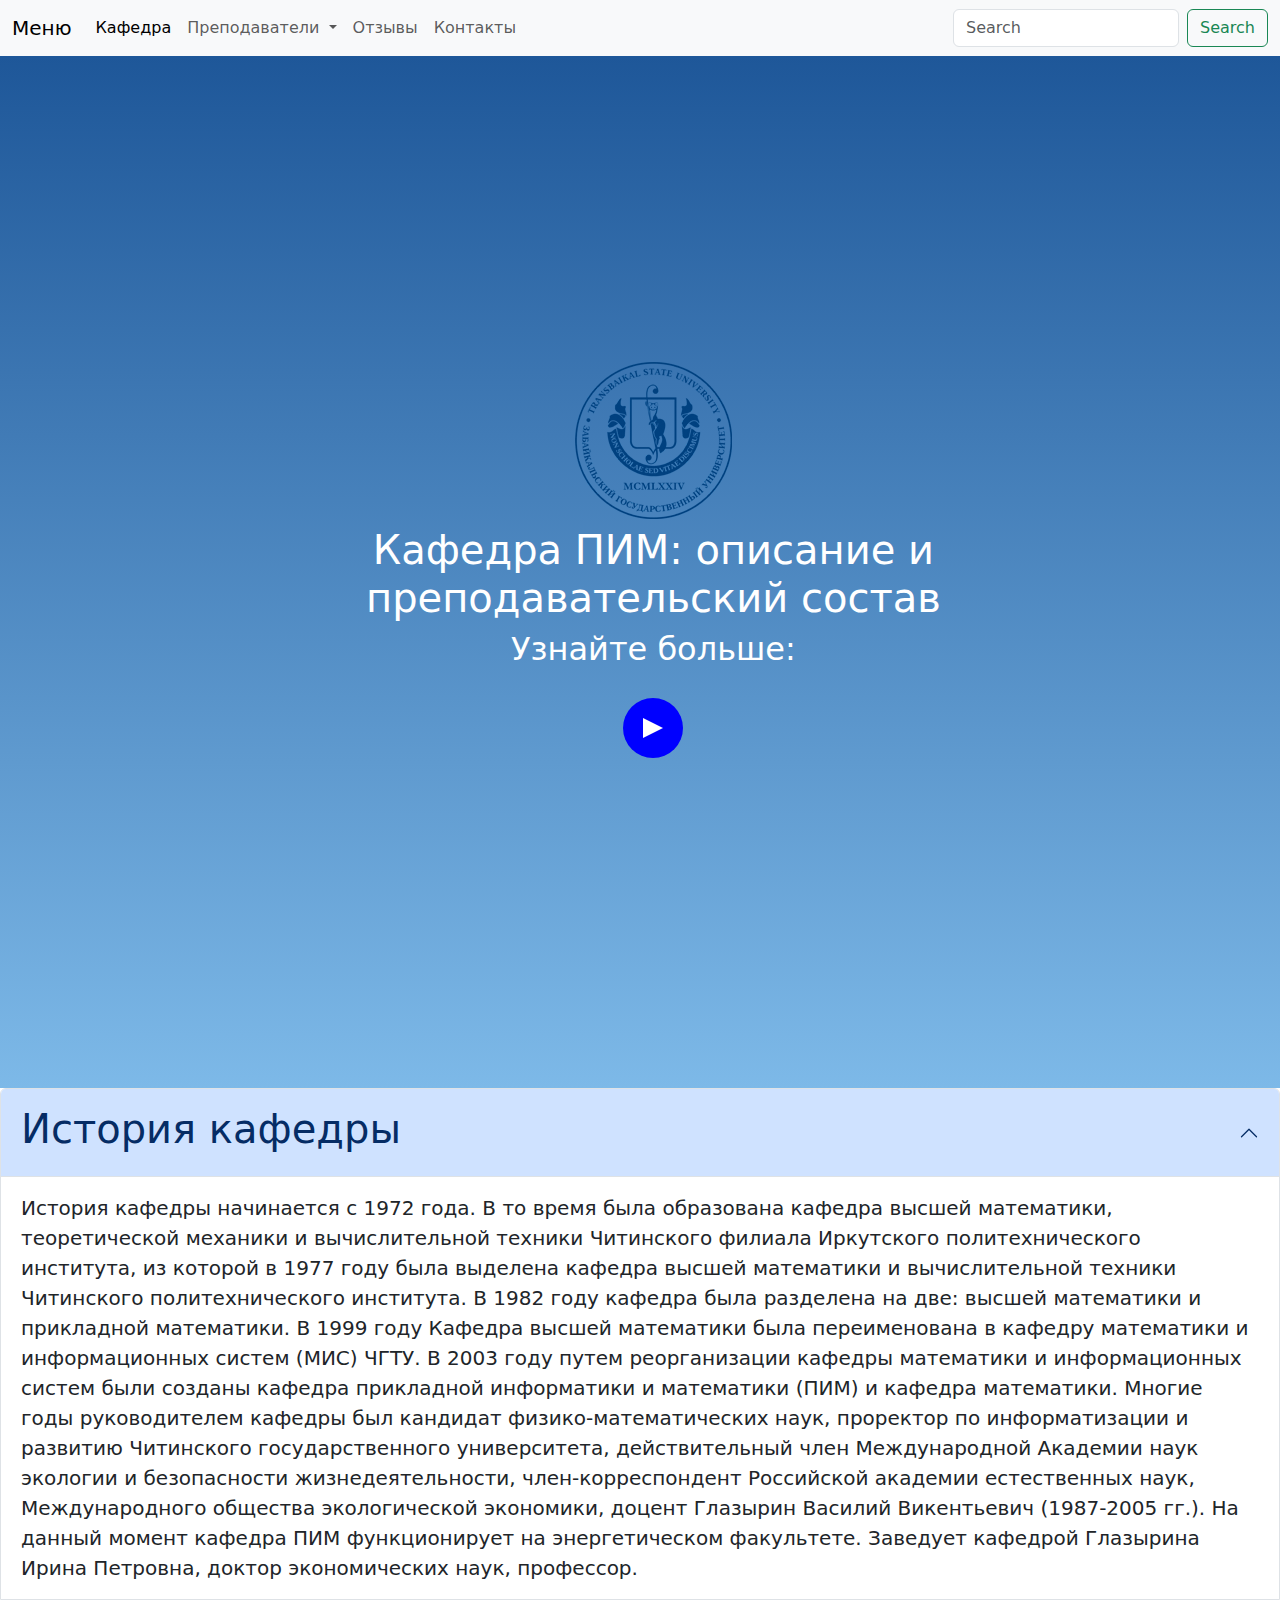
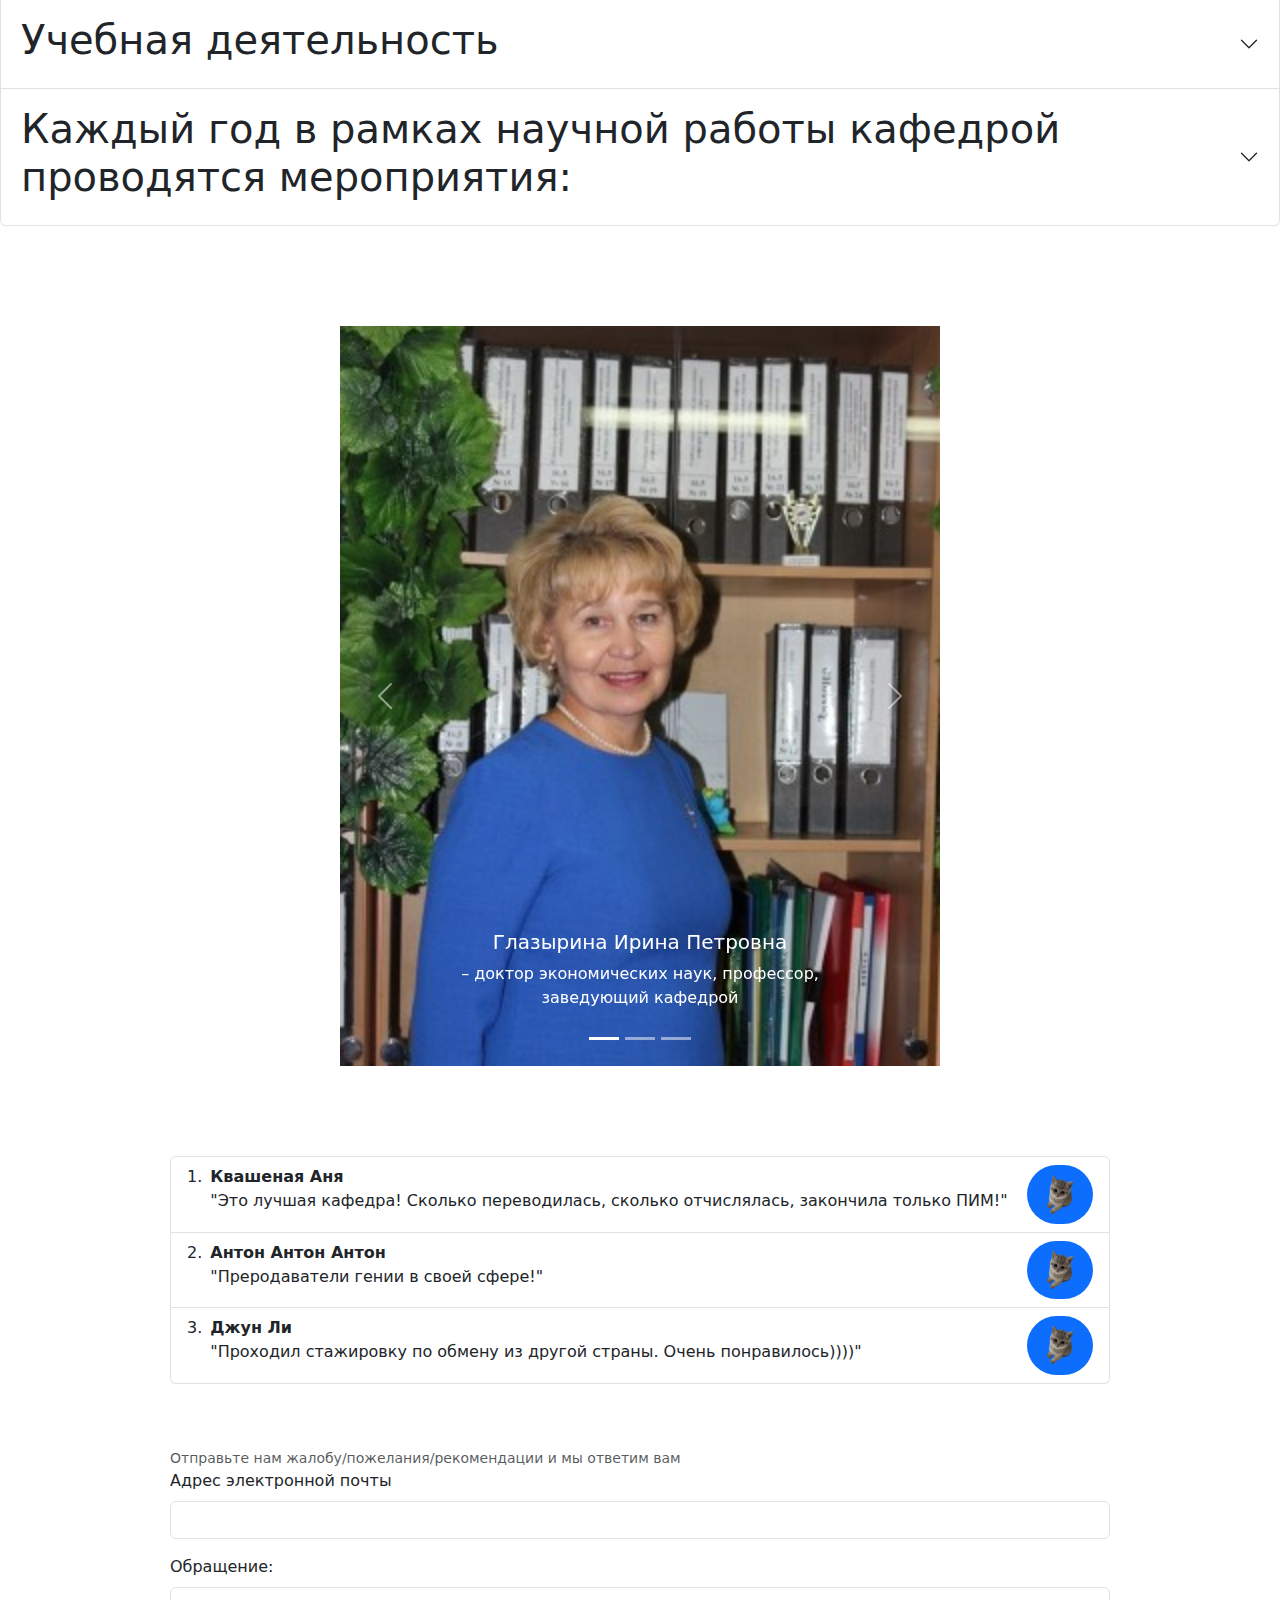
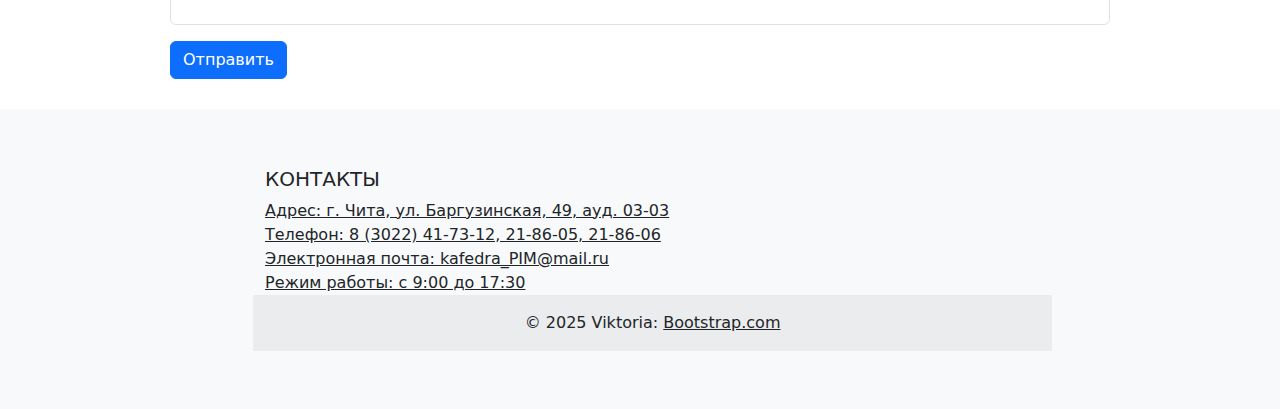
<file: index.html>
<!doctype html>
<html lang="en">
  <head>
    <meta charset="utf-8">
    <meta name="viewport" content="width=device-width, initial-scale=1">
    <title>PIM</title>
    <link href="css/bootstrap.min.css" rel="stylesheet" >
    <link rel="shortcut icon" href="css/emblem.png" type="image/x-icon">
    <link rel="stylesheet" href="css/styl.css">
  </head>
  <body>
    <nav class="navbar navbar-expand-lg bg-body-tertiary">
      <div class="container-fluid">
        <a class="navbar-brand" href="#">Меню</a>
        <button class="navbar-toggler" type="button" data-bs-toggle="collapse" data-bs-target="#navbarSupportedContent" aria-controls="navbarSupportedContent" aria-expanded="false" aria-label="Toggle navigation">
          <span class="navbar-toggler-icon"></span>
        </button>
        <div class="collapse navbar-collapse" id="navbarSupportedContent">
          <ul class="navbar-nav me-auto mb-2 mb-lg-0">
            <li class="nav-item">
              <a class="nav-link active" aria-current="page" href="#Кафедра">Кафедра</a>
            </li>
            <li class="nav-item dropdown">
              <a class="nav-link dropdown-toggle" href="#" role="button" data-bs-toggle="dropdown" aria-expanded="false">
                Преподаватели
              </a>
              <ul class="dropdown-menu">
                <li><a class="dropdown-item" href="#Глазырина">Глазырина</a></li>
                <li><hr class="dropdown-divider"></li>
                <li><a class="dropdown-item" href="#Яковлева">Яковлева</a></li>
                <li><a class="dropdown-item" href="#Абдеева">Абдеева</a></li>
              </ul>
            </li>
            <li class="nav-item">
              <a class="nav-link" href="#otzivi">Отзывы</a>
            </li>
            
            <li class="nav-item">
              <a class="nav-link " aria-disabled="true" href="#Контакты">Контакты</a>
            </li>
          </ul>
          <form class="d-flex" role="search">
            <input class="form-control me-2" type="search" placeholder="Search" aria-label="Search">
            <button class="btn btn-outline-success" type="submit">Search</button>
          </form>
        </div>
      </div>
    </nav>
    <header>
        <div class="container text-center">
            <div class="row">
              <div class="col">
                <img src="css/emblem.png" alt="">
                <h1 class="text-center text-white">Кафедра ПИМ: описание и преподавательский состав</h1>
                <h2 class="text-center text-white">Узнайте больше:</h2>
                <div class="play" data-bs-toggle="modal" data-bs-target="#exampleModal">
                    <div class="triangle"> </div>
                </div>
              </div>
            </div>
          </div>
    </header>
    <div class="modal fade" id="exampleModal" tabindex="-1" aria-labelledby="exampleModalLabel" aria-hidden="true">
        <div class="modal-dialog">
        <div class="modal-content">
            <div class="modal-header" >
            <h1 class="modal-title fs-5" id="exampleModalLabel">Кафедра</h1>
            <button type="button" class="btn-close" data-bs-dismiss="modal" aria-label="Close"></button>
            </div>
            <div class="modal-body">
                <iframe width="460" height="260" src="https://dzen.ru/embed/vOrWPjvlqzQE?from_block=partner&from=zen&mute=0&autoplay=0&tv=0" allow="autoplay; fullscreen; accelerometer; gyroscope; picture-in-picture; encrypted-media" data-testid="embed-iframe" frameborder="0" scrolling="no" allowfullscreen></iframe>
            </div>
        </div>
        </div>
    </div>
    <div class="about" id = 'Кафедра'>
      <div class="accordion" id="accordionExample">
        <div class="accordion-item">
          <h2 class="accordion-header ">
            <button class="accordion-button" type="button" data-bs-toggle="collapse" data-bs-target="#collapseOne" aria-expanded="true" aria-controls="collapseOne">
              <h1>История кафедры</h1>
            </button>
          </h2>
          <div id="collapseOne" class="accordion-collapse collapse show" data-bs-parent="#accordionExample">
            <div class="accordion-body font-size">История кафедры начинается с 1972 года. В то время была образована кафедра высшей математики, теоретической механики и вычислительной техники Читинского филиала Иркутского политехнического института, из которой в 1977 году была выделена кафедра высшей математики и вычислительной техники Читинского политехнического института.

              В 1982 году кафедра была разделена на две: высшей математики и прикладной математики.
              
              В 1999 году Кафедра высшей математики была переименована в кафедру математики и информационных систем (МИС) ЧГТУ.
              
              В 2003 году путем реорганизации кафедры математики и информационных систем были созданы кафедра прикладной информатики и математики (ПИМ) и кафедра математики.
              
              Многие годы руководителем кафедры был кандидат физико-математических наук, проректор по информатизации и развитию Читинского государственного университета, действительный член Международной Академии наук экологии и безопасности жизнедеятельности, член-корреспондент Российской академии естественных наук, Международного общества экологической экономики, доцент Глазырин Василий Викентьевич (1987-2005 гг.).
              
              На данный момент кафедра ПИМ функционирует на энергетическом факультете.
              
              Заведует кафедрой Глазырина Ирина Петровна, доктор экономических наук, профессор.
            </div>
          </div>
        </div>
        <div class="accordion-item">
          <h2 class="accordion-header">
            <button class="accordion-button collapsed" type="button" data-bs-toggle="collapse" data-bs-target="#collapseTwo" aria-expanded="false" aria-controls="collapseTwo">
              <h1>Учебная деятельность</h1>
            </button>
          </h2>
          <div id="collapseTwo" class="accordion-collapse collapse" data-bs-parent="#accordionExample">
            <div class="accordion-body font-size">Кафедра ПИМ осуществляет подготовку по направлению 09.03.03 «Прикладная информатика» (профиль – «Прикладная информатика в экономике») и по направлению 09.04.01 «Информатика и вычислительная техника» магистерская программа «Информационные системы в экономике и управлении».

              В 2016 и 2017 гг. образовательная программа 09.03.03 «Прикладная информатика» была признана лучшей образовательной программой инновационной России в рамках проекта «Лучшие программы инновационной России».
              
              С 2014 по 2017 годы осуществлялась подготовка по магистерской программе «Информационные системы в теплоэнергетике» (по направлению 13.04.01 Теплоэнергетика и теплотехника). В 2016 году набор по данной программе закрыт.
              
              В 2016 году утверждён учебный план и объявлен набор по магистерской программе «Информационные системы в экономике и управлении» (по направлению 09.04.01 Информатика и вычислительная техника).
              
              С 2017 года открыт прием на заочную форму обучения по программе бакалавриата.
              
              Также преподаватели кафедры ведут подготовку студентов экономического, управленческого и юридического направления по дисциплинам естественно-научного цикла (информатика, информационные технологии в профессиональной деятельности, математика, эконометрика, экономико-математические методы).
              
              Выпускники получают специальное образование в области информатики и занимаются созданием, внедрением, анализом и сопровождением предметно-ориентированных информационных систем в области экономики.
              
              Выпускники кафедры трудятся в государственных органах, финансовых и научных учреждениях, на предприятиях энергетического комплекса, железной дороге, телекоммуникационных компаниях и Интернет-агентствах в различных городах России и зарубежья.
              
              Качественная теоретическая и практическая подготовка позволяет выпускникам кафедры без препятствий трудоустроиться в учреждения и организации всех форм собственности в экономике, финансах, торговле, на транспорте, в банковской, страховой и других сферах.
            </div>
          </div>
        </div>
        <div class="accordion-item" >
          <h2 class="accordion-header" >
            <button class="accordion-button collapsed" type="button" data-bs-toggle="collapse" data-bs-target="#collapseThree" aria-expanded="false" aria-controls="collapseThree">
              <h1 >Каждый год в рамках научной работы кафедрой проводятся мероприятия:</h1>
            </button>
          </h2>
          <div id="collapseThree" class="accordion-collapse collapse" data-bs-parent="#accordionExample">
            <div class="accordion-body font-size">
              Преподаватели кафедры ведут научно-исследовательскую работу по следующим направлениям:

применение вычислительной техники, математического моделирования и математических методов в научных исследованиях;

теория и методы обучения (по отраслям знаний);

экономика и управление народным хозяйством.

Научно-исследовательская деятельность на кафедре преимущественно осуществляется по грантам из различных международных и российских источников, таких, как РФФИ, РГНФ, Министерство образования РФ.

На кафедре сформирована научная школа под руководством профессора И. П. Глазыриной по направлению 08.00.05 «Экономика и управление народным хозяйством». Школа признана научным сообществом РФ.

В последние годы и в настоящее время по этой специальности проходят защиты кандидатских диссертаций преподавателями, а также выпускниками кафедры. На текущий момент несколько преподавателей кафедры работают над кандидатскими диссертациями. Результаты исследований докладываются на всероссийских и международных конференциях, симпозиумах в различных городах нашей страны и за рубежом.

Тематика работ, выполняемых кафедрой, является актуальной и конкурентоспособной. Это подтверждается большим количеством публикаций в российских и зарубежных ведущих журналах, выступлениями на престижных международных и российских конференциях, выделением грантов на проведение работ по тематике кафедры, защищенными по ней кандидатскими диссертациями.

В 2013 году завершена работа по гранту РГНФ по проекту «Российско-китайское приграничное сотрудничество в сфере природопользования: оценка перспектив, рисков и эколого-экономической эффективности (научный руководитель – Глазырина И. П.), общий объем финансирования – 7 200 000 рублей.

В рамках государственного задания выполнен проект № 2598 по теме: «Государственное регулирование процессов природопользования приграничного региона: частно-государственное партнерство и кластерная политика 2014-2015».

Выполнен грант РГНФ «Стимулы и антистимулы для повышения эффективности использования лесных ресурсов в условиях приграничного региона 2012-2015» (научный руководитель – Глазырина И. П.).

Выполнена научно-исследовательская работа по гранту РФФИ «Проблемы освоения природно-ресурсного потенциала приграничных регионов Сибири и Дальнего Востока в контексте качества экономического роста 2014-2015» (научный руководитель – Клевакина Е. А.); по гранту РФФИ «Оценка влияния приграничного положения региона на социально-экономическую эффективность лесопользования» (научный руководитель – Яковлева К. А.).

В настоящее время выполняется НИР по теме «Эффективность инвестиций в восточных регионах России в условиях активизации трансграничных связей» (руководитель проекта – доктор экономических наук, профессор Глазырина И. П.), преподаватели кафедры являются соисполнителями исследования по теме гранта «Двухуровневые модели формирования инвестиционной и налоговой политики в ресурсном регионе» (руководитель проекта – доктор технических наук, профессор Лавлинский С. М.).

При кафедре организована деятельность студенческой мультимедийной лаборатории – научного объединения студентов, зарегистрированного в ЗабГУ (руководитель – Яковлева Л. Л.). В рамках деятельности лаборатории студенты направления «Прикладная информатика» принимают активное участие в разработке электронных мультимедийных продуктов учебного, учебно-методического, презентативного и рекламного характера, участвуют в конференциях и конкурсах.

Каждый год в рамках научной работы кафедрой проводятся мероприятия:

Олимпиада по математике для студентов, обучающихся по направлениям 09.03.03 «Прикладная информатика», 38.03.01 «Экономика», 38.03.04 «Государственное и муниципальное управление», 40.03.01 «Юриспруденция», 41.03.05 «Международные отношения», 38.03.02 «Социальная работа», 38.03.03 «Управление персоналом»;

Олимпиада по информатике для экономического, управленческого и юридического направлений;

Олимпиада по информационным технологиям;

Секции «Прикладная информатика» и «Математика в предметной области» в рамках ежегодной научно-практической конференции молодых исследователей «Молодежная научная весна ЗабГУ»;

Секция «Информационные технологии в экономике и управлении» ежегодной конференции «Кулагинские чтения».

Традиционно студенты направления «Прикладная информатика в экономике» принимают активное участие в международных, всероссийских и региональных конференциях, олимпиадах и конкурсах.
              <ul>  
                <li>Олимпиада по математике для студентов, обучающихся по направлениям 09.03.03 «Прикладная информатика», 38.03.01 «Экономика», 38.03.04 «Государственное и муниципальное управление», 40.03.01 «Юриспруденция», 41.03.05 «Международные отношения», 38.03.02 «Социальная работа», 38.03.03 «Управление персоналом»;</li>
                <li>Олимпиада по информатике для экономического, управленческого и юридического направлений;</li>
                <li>Олимпиада по информационным технологиям;</li>
                <li>Секции «Прикладная информатика» и «Математика в предметной области» в рамках ежегодной научно-практической конференции молодых исследователей «Молодежная научная весна ЗабГУ»;</li>
                <li>Секция «Информационные технологии в экономике и управлении» ежегодной конференции «Кулагинские чтения».</li>
              </ul>
            </div>
          </div>
        </div>
      </div>

    </div>
    <div class="prepod">
      <div id="carouselExampleCaptions" class="carousel slide">
        <div class="carousel-indicators">
          <button type="button" data-bs-target="#carouselExampleCaptions" data-bs-slide-to="0" class="active" aria-current="true" aria-label="Slide 1"></button>
          <button type="button" data-bs-target="#carouselExampleCaptions" data-bs-slide-to="1" aria-label="Slide 2"></button>
          <button type="button" data-bs-target="#carouselExampleCaptions" data-bs-slide-to="2" aria-label="Slide 3"></button>
        </div>
        <div class="carousel-inner">
          <div class="carousel-item active" id="Глазырина">
            <img src="css/Gla.jpg" class="d-block w-100" alt="...">
            <div class="carousel-caption d-none d-md-block">
              <h5 >Глазырина Ирина Петровна</h5>
              <p>– доктор экономических наук, профессор, заведующий кафедрой</p>
            </div>
          </div>
          <div class="carousel-item" id="Яковлева">
            <img src="css/Ikovleva.jpg" class="d-block w-100" alt="...">
            <div class="carousel-caption d-none d-md-block">
              <h5 >Яковлева Лидия Леонидовна</h5>
              <p> – доцент, заместитель заведующего кафедрой;</p>
            </div>
          </div>
          <div class="carousel-item" id="Абдеева">
            <img src="css/Abdeeva.jpg" class="d-block w-100" alt="...">
            <div class="carousel-caption d-none d-md-block">
              <h5 >Абдеева Наталья Анатольевна</h5>
              <p> – кандидат педагогических наук, доцент;</p>
            </div>
          </div>
        </div>
        <button class="carousel-control-prev" type="button" data-bs-target="#carouselExampleCaptions" data-bs-slide="prev">
          <span class="carousel-control-prev-icon" aria-hidden="true"></span>
          <span class="visually-hidden">Previous</span>
        </button>
        <button class="carousel-control-next" type="button" data-bs-target="#carouselExampleCaptions" data-bs-slide="next">
          <span class="carousel-control-next-icon" aria-hidden="true"></span>
          <span class="visually-hidden">Next</span>
        </button>
      </div>
    </div>
    <ol class="list-group list-group-numbered" id = 'otzivi'>
      <li class="list-group-item d-flex justify-content-between align-items-start">
        <div class="ms-2 me-auto">
          <div class="fw-bold">Квашеная Аня</div>
          "Это лучшая кафедра! Сколько переводилась, сколько отчислялась, закончила только ПИМ!"
        </div>
        <span class="badge bg-primary rounded-pill"><img class ='img1' src="css/котик.png" alt="котик"></span>
      </li>
      <li class="list-group-item d-flex justify-content-between align-items-start">
        <div class="ms-2 me-auto">
          <div class="fw-bold">Антон Антон Антон</div>
          "Преродаватели гении в своей сфере!"
        </div>
        <span class="badge bg-primary rounded-pill"><img class ='img1' src="css/котик.png" alt="котик"></span>
      </li>
      <li class="list-group-item d-flex justify-content-between align-items-start">
        <div class="ms-2 me-auto">
          <div class="fw-bold">Джун Ли</div>
          "Проходил стажировку по обмену из другой страны. Очень понравилось))))"
        </div>
        <span class="badge bg-primary rounded-pill"><img class ='img1' src="css/котик.png" alt="котик"></span>
      </li>
    </ol>
    <form class ='form'>
      <div class="mb-3">
        <div id="emailHelp" class="form-text">Отправьте нам жалобу/пожелания/рекомендации и мы ответим вам</div>
        <label for="exampleInputEmail1" class="form-label">Адрес электронной почты</label>
        <input type="email" class="form-control" id="exampleInputEmail1" aria-describedby="emailHelp">
      </div>
      <div class="mb-3">
        <label for="exampleInputPassword1" class="form-label">Обращение:</label>
        <input class="form-control" id="exampleInputPassword1">
      </div>
      <button type="submit" class="btn btn-primary">Отправить</button>
    </form>
    <footer class="bg-body-tertiary text-center text-lg-start">
      <div class="container p-2">
        <div class="row">
          <div class="col-lg-10">
            <h5 class="text-uppercase" id="Контакты">Контакты</h5>
    
            <ul class="list-unstyled mb-0">
              <li>
                <a class="text-body">Адрес: г. Чита, ул. Баргузинская, 49, ауд. 03-03</a>
              </li>
              <li>
                <a class="text-body">Телефон: 8 (3022) 41-73-12, 21-86-05, 21-86-06</a>
              </li>
              <li>
                <a class="text-body">Электронная почта: kafedra_PIM@mail.ru</a>
              </li>
              <li>
                <a class="text-body">Режим работы: с 9:00 до 17:30</a>
              </li>
            </ul>
          </div>
    
      <div class="text-center p-3" style="background-color: rgba(0, 0, 0, 0.05);">
        © 2025 Viktoria:
        <a class="text-body" href="https://getbootstrap.com/docs/5.3/">Bootstrap.com</a>
      </div>
    </footer>
    
    <script src="js/bootstrap.bundle.min.js"></script>
  </body>
</html>
</file>
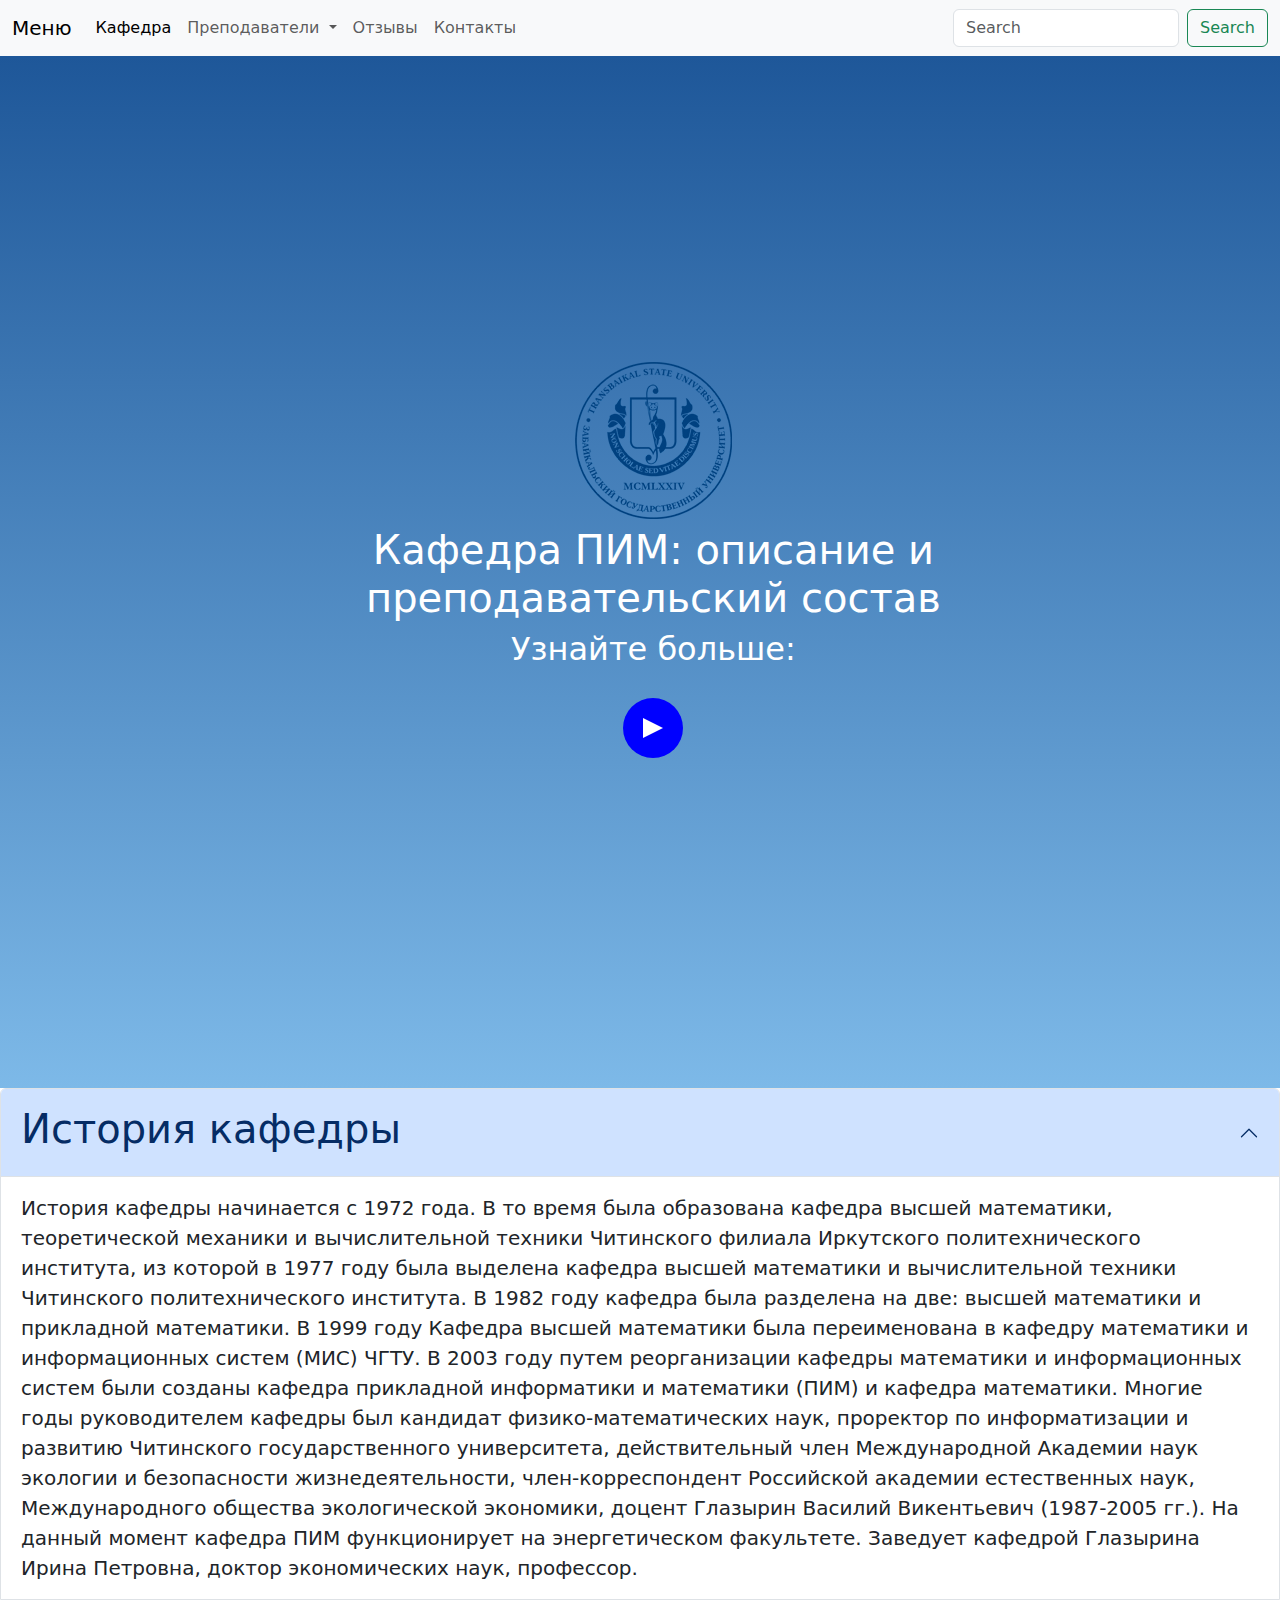
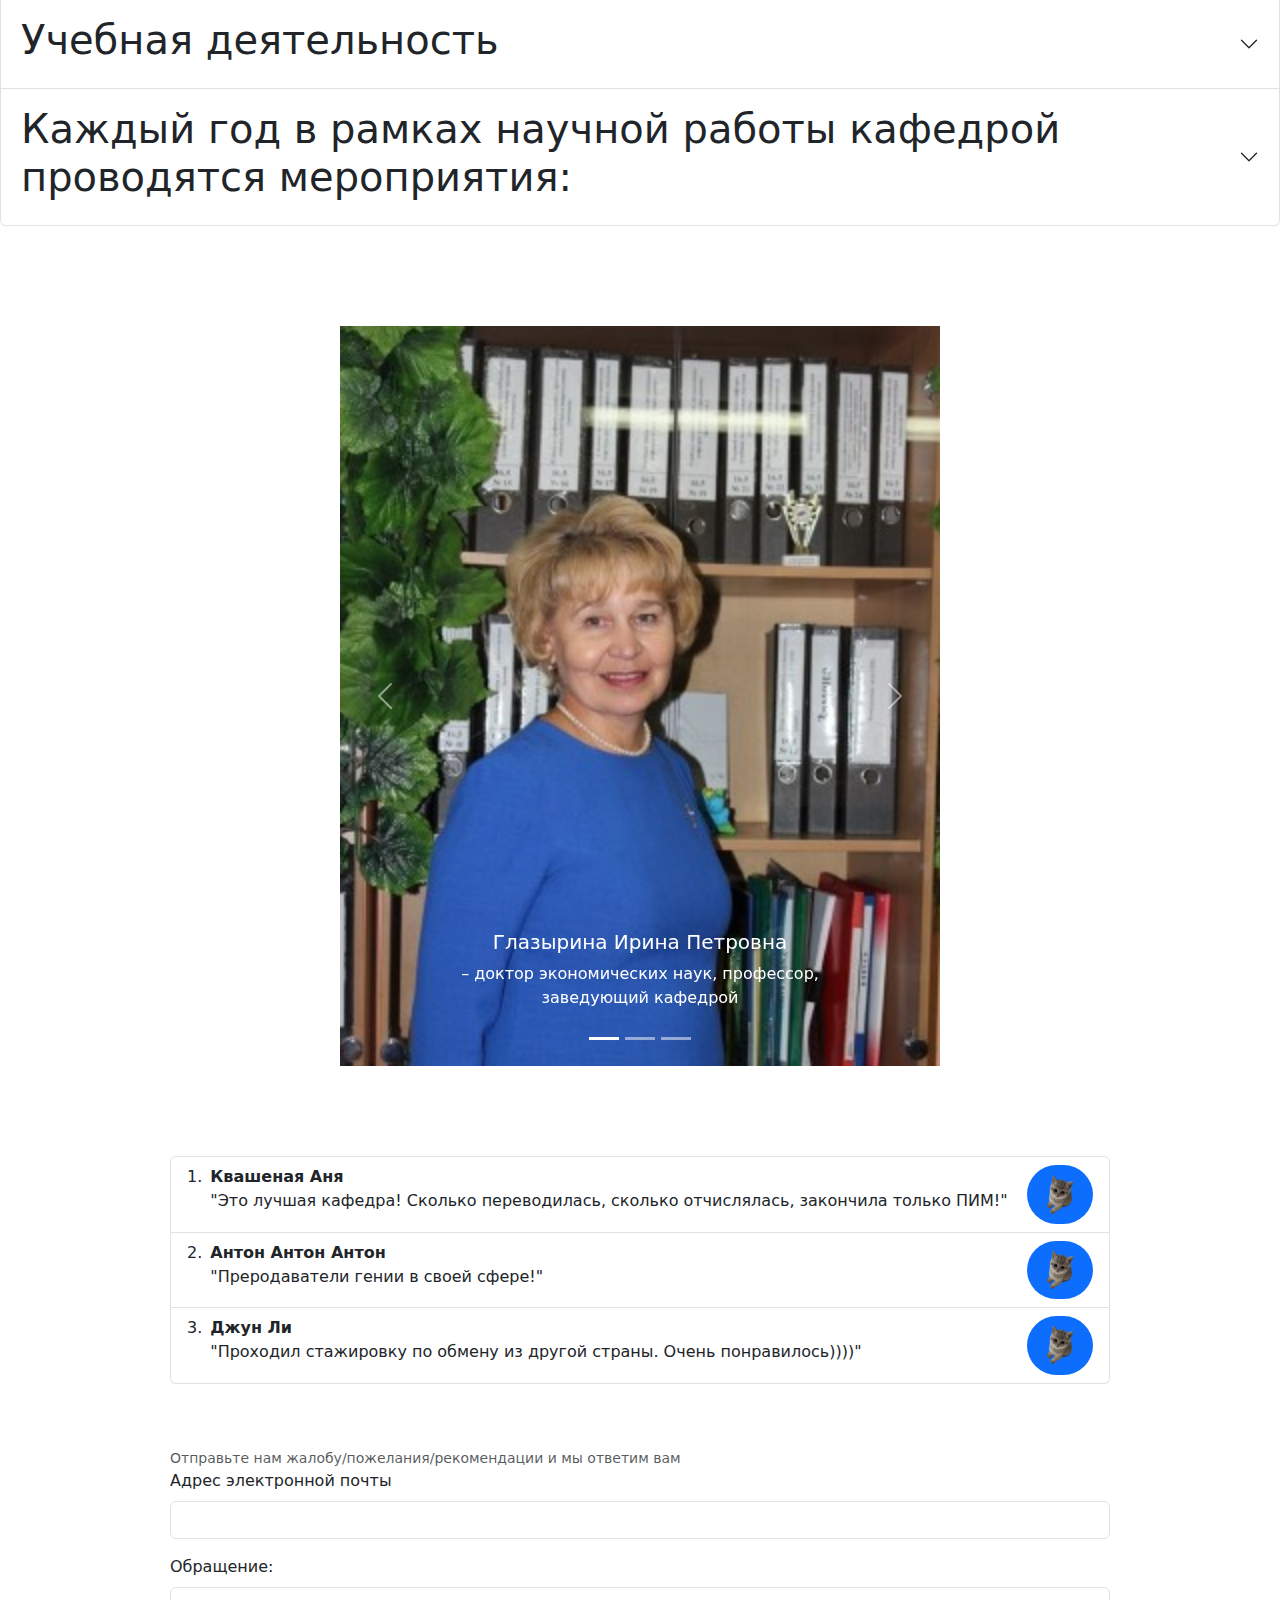
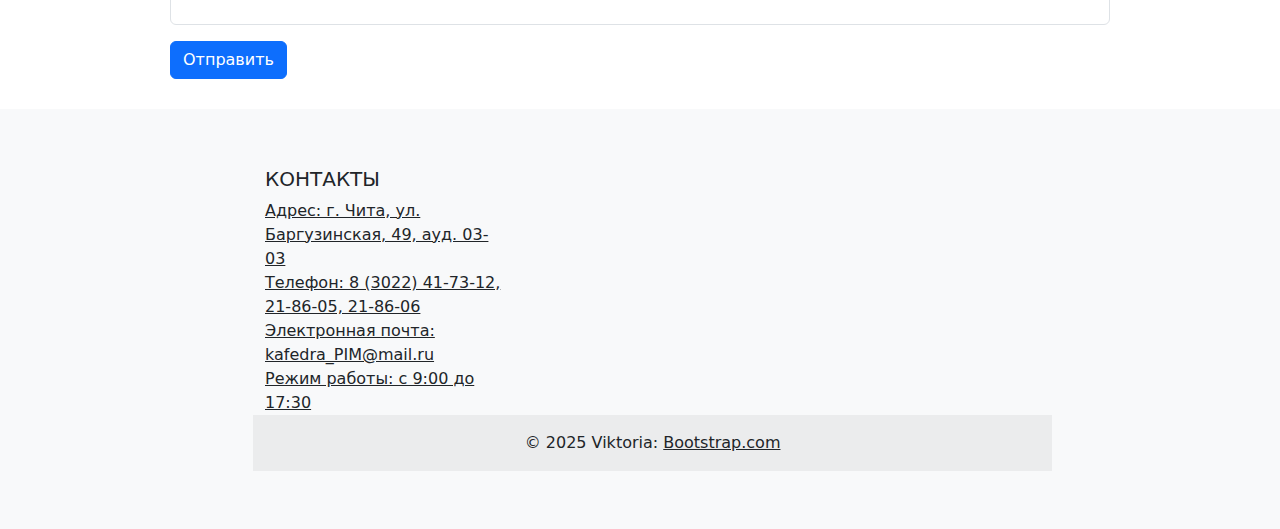
<file: бутстрап.html>
<!doctype html>
<html lang="en">
  <head>
    <meta charset="utf-8">
    <meta name="viewport" content="width=device-width, initial-scale=1">
    <title>PIM</title>
    <link href="css/bootstrap.min.css" rel="stylesheet" >
    <link rel="shortcut icon" href="css/emblem.png" type="image/x-icon">
    <link rel="stylesheet" href="css/styl.css">
  </head>
  <body>
    <nav class="navbar navbar-expand-lg bg-body-tertiary">
      <div class="container-fluid">
        <a class="navbar-brand" href="#">Меню</a>
        <button class="navbar-toggler" type="button" data-bs-toggle="collapse" data-bs-target="#navbarSupportedContent" aria-controls="navbarSupportedContent" aria-expanded="false" aria-label="Toggle navigation">
          <span class="navbar-toggler-icon"></span>
        </button>
        <div class="collapse navbar-collapse" id="navbarSupportedContent">
          <ul class="navbar-nav me-auto mb-2 mb-lg-0">
            <li class="nav-item">
              <a class="nav-link active" aria-current="page" href="#Кафедра">Кафедра</a>
            </li>
            <li class="nav-item dropdown">
              <a class="nav-link dropdown-toggle" href="#" role="button" data-bs-toggle="dropdown" aria-expanded="false">
                Преподаватели
              </a>
              <ul class="dropdown-menu">
                <li><a class="dropdown-item" href="#Глазырина">Глазырина</a></li>
                <li><hr class="dropdown-divider"></li>
                <li><a class="dropdown-item" href="#Яковлева">Яковлева</a></li>
                <li><a class="dropdown-item" href="#Абдеева">Абдеева</a></li>
              </ul>
            </li>
            <li class="nav-item">
              <a class="nav-link" href="#otzivi">Отзывы</a>
            </li>
            
            <li class="nav-item">
              <a class="nav-link " aria-disabled="true" href="#Контакты">Контакты</a>
            </li>
          </ul>
          <form class="d-flex" role="search">
            <input class="form-control me-2" type="search" placeholder="Search" aria-label="Search">
            <button class="btn btn-outline-success" type="submit">Search</button>
          </form>
        </div>
      </div>
    </nav>
    <header>
        <div class="container text-center">
            <div class="row">
              <div class="col">
                <img src="css/emblem.png" alt="">
                <h1 class="text-center text-white">Кафедра ПИМ: описание и преподавательский состав</h1>
                <h2 class="text-center text-white">Узнайте больше:</h2>
                <div class="play" data-bs-toggle="modal" data-bs-target="#exampleModal">
                    <div class="triangle"> </div>
                </div>
              </div>
            </div>
          </div>
    </header>
    <div class="modal fade" id="exampleModal" tabindex="-1" aria-labelledby="exampleModalLabel" aria-hidden="true">
        <div class="modal-dialog">
        <div class="modal-content">
            <div class="modal-header" >
            <h1 class="modal-title fs-5" id="exampleModalLabel">Кафедра</h1>
            <button type="button" class="btn-close" data-bs-dismiss="modal" aria-label="Close"></button>
            </div>
            <div class="modal-body">
                <iframe width="460" height="260" src="https://dzen.ru/embed/vOrWPjvlqzQE?from_block=partner&from=zen&mute=0&autoplay=0&tv=0" allow="autoplay; fullscreen; accelerometer; gyroscope; picture-in-picture; encrypted-media" data-testid="embed-iframe" frameborder="0" scrolling="no" allowfullscreen></iframe>
            </div>
        </div>
        </div>
    </div>
    <div class="about" id = 'Кафедра'>
      <div class="accordion" id="accordionExample">
        <div class="accordion-item">
          <h2 class="accordion-header ">
            <button class="accordion-button" type="button" data-bs-toggle="collapse" data-bs-target="#collapseOne" aria-expanded="true" aria-controls="collapseOne">
              <h1>История кафедры</h1>
            </button>
          </h2>
          <div id="collapseOne" class="accordion-collapse collapse show" data-bs-parent="#accordionExample">
            <div class="accordion-body font-size">История кафедры начинается с 1972 года. В то время была образована кафедра высшей математики, теоретической механики и вычислительной техники Читинского филиала Иркутского политехнического института, из которой в 1977 году была выделена кафедра высшей математики и вычислительной техники Читинского политехнического института.

              В 1982 году кафедра была разделена на две: высшей математики и прикладной математики.
              
              В 1999 году Кафедра высшей математики была переименована в кафедру математики и информационных систем (МИС) ЧГТУ.
              
              В 2003 году путем реорганизации кафедры математики и информационных систем были созданы кафедра прикладной информатики и математики (ПИМ) и кафедра математики.
              
              Многие годы руководителем кафедры был кандидат физико-математических наук, проректор по информатизации и развитию Читинского государственного университета, действительный член Международной Академии наук экологии и безопасности жизнедеятельности, член-корреспондент Российской академии естественных наук, Международного общества экологической экономики, доцент Глазырин Василий Викентьевич (1987-2005 гг.).
              
              На данный момент кафедра ПИМ функционирует на энергетическом факультете.
              
              Заведует кафедрой Глазырина Ирина Петровна, доктор экономических наук, профессор.
            </div>
          </div>
        </div>
        <div class="accordion-item">
          <h2 class="accordion-header">
            <button class="accordion-button collapsed" type="button" data-bs-toggle="collapse" data-bs-target="#collapseTwo" aria-expanded="false" aria-controls="collapseTwo">
              <h1>Учебная деятельность</h1>
            </button>
          </h2>
          <div id="collapseTwo" class="accordion-collapse collapse" data-bs-parent="#accordionExample">
            <div class="accordion-body font-size">Кафедра ПИМ осуществляет подготовку по направлению 09.03.03 «Прикладная информатика» (профиль – «Прикладная информатика в экономике») и по направлению 09.04.01 «Информатика и вычислительная техника» магистерская программа «Информационные системы в экономике и управлении».

              В 2016 и 2017 гг. образовательная программа 09.03.03 «Прикладная информатика» была признана лучшей образовательной программой инновационной России в рамках проекта «Лучшие программы инновационной России».
              
              С 2014 по 2017 годы осуществлялась подготовка по магистерской программе «Информационные системы в теплоэнергетике» (по направлению 13.04.01 Теплоэнергетика и теплотехника). В 2016 году набор по данной программе закрыт.
              
              В 2016 году утверждён учебный план и объявлен набор по магистерской программе «Информационные системы в экономике и управлении» (по направлению 09.04.01 Информатика и вычислительная техника).
              
              С 2017 года открыт прием на заочную форму обучения по программе бакалавриата.
              
              Также преподаватели кафедры ведут подготовку студентов экономического, управленческого и юридического направления по дисциплинам естественно-научного цикла (информатика, информационные технологии в профессиональной деятельности, математика, эконометрика, экономико-математические методы).
              
              Выпускники получают специальное образование в области информатики и занимаются созданием, внедрением, анализом и сопровождением предметно-ориентированных информационных систем в области экономики.
              
              Выпускники кафедры трудятся в государственных органах, финансовых и научных учреждениях, на предприятиях энергетического комплекса, железной дороге, телекоммуникационных компаниях и Интернет-агентствах в различных городах России и зарубежья.
              
              Качественная теоретическая и практическая подготовка позволяет выпускникам кафедры без препятствий трудоустроиться в учреждения и организации всех форм собственности в экономике, финансах, торговле, на транспорте, в банковской, страховой и других сферах.
            </div>
          </div>
        </div>
        <div class="accordion-item" >
          <h2 class="accordion-header" >
            <button class="accordion-button collapsed" type="button" data-bs-toggle="collapse" data-bs-target="#collapseThree" aria-expanded="false" aria-controls="collapseThree">
              <h1 >Каждый год в рамках научной работы кафедрой проводятся мероприятия:</h1>
            </button>
          </h2>
          <div id="collapseThree" class="accordion-collapse collapse" data-bs-parent="#accordionExample">
            <div class="accordion-body font-size">
              Преподаватели кафедры ведут научно-исследовательскую работу по следующим направлениям:

применение вычислительной техники, математического моделирования и математических методов в научных исследованиях;

теория и методы обучения (по отраслям знаний);

экономика и управление народным хозяйством.

Научно-исследовательская деятельность на кафедре преимущественно осуществляется по грантам из различных международных и российских источников, таких, как РФФИ, РГНФ, Министерство образования РФ.

На кафедре сформирована научная школа под руководством профессора И. П. Глазыриной по направлению 08.00.05 «Экономика и управление народным хозяйством». Школа признана научным сообществом РФ.

В последние годы и в настоящее время по этой специальности проходят защиты кандидатских диссертаций преподавателями, а также выпускниками кафедры. На текущий момент несколько преподавателей кафедры работают над кандидатскими диссертациями. Результаты исследований докладываются на всероссийских и международных конференциях, симпозиумах в различных городах нашей страны и за рубежом.

Тематика работ, выполняемых кафедрой, является актуальной и конкурентоспособной. Это подтверждается большим количеством публикаций в российских и зарубежных ведущих журналах, выступлениями на престижных международных и российских конференциях, выделением грантов на проведение работ по тематике кафедры, защищенными по ней кандидатскими диссертациями.

В 2013 году завершена работа по гранту РГНФ по проекту «Российско-китайское приграничное сотрудничество в сфере природопользования: оценка перспектив, рисков и эколого-экономической эффективности (научный руководитель – Глазырина И. П.), общий объем финансирования – 7 200 000 рублей.

В рамках государственного задания выполнен проект № 2598 по теме: «Государственное регулирование процессов природопользования приграничного региона: частно-государственное партнерство и кластерная политика 2014-2015».

Выполнен грант РГНФ «Стимулы и антистимулы для повышения эффективности использования лесных ресурсов в условиях приграничного региона 2012-2015» (научный руководитель – Глазырина И. П.).

Выполнена научно-исследовательская работа по гранту РФФИ «Проблемы освоения природно-ресурсного потенциала приграничных регионов Сибири и Дальнего Востока в контексте качества экономического роста 2014-2015» (научный руководитель – Клевакина Е. А.); по гранту РФФИ «Оценка влияния приграничного положения региона на социально-экономическую эффективность лесопользования» (научный руководитель – Яковлева К. А.).

В настоящее время выполняется НИР по теме «Эффективность инвестиций в восточных регионах России в условиях активизации трансграничных связей» (руководитель проекта – доктор экономических наук, профессор Глазырина И. П.), преподаватели кафедры являются соисполнителями исследования по теме гранта «Двухуровневые модели формирования инвестиционной и налоговой политики в ресурсном регионе» (руководитель проекта – доктор технических наук, профессор Лавлинский С. М.).

При кафедре организована деятельность студенческой мультимедийной лаборатории – научного объединения студентов, зарегистрированного в ЗабГУ (руководитель – Яковлева Л. Л.). В рамках деятельности лаборатории студенты направления «Прикладная информатика» принимают активное участие в разработке электронных мультимедийных продуктов учебного, учебно-методического, презентативного и рекламного характера, участвуют в конференциях и конкурсах.

Каждый год в рамках научной работы кафедрой проводятся мероприятия:

Олимпиада по математике для студентов, обучающихся по направлениям 09.03.03 «Прикладная информатика», 38.03.01 «Экономика», 38.03.04 «Государственное и муниципальное управление», 40.03.01 «Юриспруденция», 41.03.05 «Международные отношения», 38.03.02 «Социальная работа», 38.03.03 «Управление персоналом»;

Олимпиада по информатике для экономического, управленческого и юридического направлений;

Олимпиада по информационным технологиям;

Секции «Прикладная информатика» и «Математика в предметной области» в рамках ежегодной научно-практической конференции молодых исследователей «Молодежная научная весна ЗабГУ»;

Секция «Информационные технологии в экономике и управлении» ежегодной конференции «Кулагинские чтения».

Традиционно студенты направления «Прикладная информатика в экономике» принимают активное участие в международных, всероссийских и региональных конференциях, олимпиадах и конкурсах.
              <ul>  
                <li>Олимпиада по математике для студентов, обучающихся по направлениям 09.03.03 «Прикладная информатика», 38.03.01 «Экономика», 38.03.04 «Государственное и муниципальное управление», 40.03.01 «Юриспруденция», 41.03.05 «Международные отношения», 38.03.02 «Социальная работа», 38.03.03 «Управление персоналом»;</li>
                <li>Олимпиада по информатике для экономического, управленческого и юридического направлений;</li>
                <li>Олимпиада по информационным технологиям;</li>
                <li>Секции «Прикладная информатика» и «Математика в предметной области» в рамках ежегодной научно-практической конференции молодых исследователей «Молодежная научная весна ЗабГУ»;</li>
                <li>Секция «Информационные технологии в экономике и управлении» ежегодной конференции «Кулагинские чтения».</li>
              </ul>
            </div>
          </div>
        </div>
      </div>

    </div>
    <div class="prepod">
      <div id="carouselExampleCaptions" class="carousel slide">
        <div class="carousel-indicators">
          <button type="button" data-bs-target="#carouselExampleCaptions" data-bs-slide-to="0" class="active" aria-current="true" aria-label="Slide 1"></button>
          <button type="button" data-bs-target="#carouselExampleCaptions" data-bs-slide-to="1" aria-label="Slide 2"></button>
          <button type="button" data-bs-target="#carouselExampleCaptions" data-bs-slide-to="2" aria-label="Slide 3"></button>
        </div>
        <div class="carousel-inner">
          <div class="carousel-item active" id="Глазырина">
            <img src="css/Gla.jpg" class="d-block w-100" alt="...">
            <div class="carousel-caption d-none d-md-block">
              <h5 >Глазырина Ирина Петровна</h5>
              <p>– доктор экономических наук, профессор, заведующий кафедрой</p>
            </div>
          </div>
          <div class="carousel-item" id="Яковлева">
            <img src="css/Ikovleva.jpg" class="d-block w-100" alt="...">
            <div class="carousel-caption d-none d-md-block">
              <h5 >Яковлева Лидия Леонидовна</h5>
              <p> – доцент, заместитель заведующего кафедрой;</p>
            </div>
          </div>
          <div class="carousel-item" id="Абдеева">
            <img src="css/Abdeeva.jpg" class="d-block w-100" alt="...">
            <div class="carousel-caption d-none d-md-block">
              <h5 >Абдеева Наталья Анатольевна</h5>
              <p> – кандидат педагогических наук, доцент;</p>
            </div>
          </div>
        </div>
        <button class="carousel-control-prev" type="button" data-bs-target="#carouselExampleCaptions" data-bs-slide="prev">
          <span class="carousel-control-prev-icon" aria-hidden="true"></span>
          <span class="visually-hidden">Previous</span>
        </button>
        <button class="carousel-control-next" type="button" data-bs-target="#carouselExampleCaptions" data-bs-slide="next">
          <span class="carousel-control-next-icon" aria-hidden="true"></span>
          <span class="visually-hidden">Next</span>
        </button>
      </div>
    </div>
    <ol class="list-group list-group-numbered" id = 'otzivi'>
      <li class="list-group-item d-flex justify-content-between align-items-start">
        <div class="ms-2 me-auto">
          <div class="fw-bold">Квашеная Аня</div>
          "Это лучшая кафедра! Сколько переводилась, сколько отчислялась, закончила только ПИМ!"
        </div>
        <span class="badge bg-primary rounded-pill"><img class ='img1' src="css/котик.png" alt="котик"></span>
      </li>
      <li class="list-group-item d-flex justify-content-between align-items-start">
        <div class="ms-2 me-auto">
          <div class="fw-bold">Антон Антон Антон</div>
          "Преродаватели гении в своей сфере!"
        </div>
        <span class="badge bg-primary rounded-pill"><img class ='img1' src="css/котик.png" alt="котик"></span>
      </li>
      <li class="list-group-item d-flex justify-content-between align-items-start">
        <div class="ms-2 me-auto">
          <div class="fw-bold">Джун Ли</div>
          "Проходил стажировку по обмену из другой страны. Очень понравилось))))"
        </div>
        <span class="badge bg-primary rounded-pill"><img class ='img1' src="css/котик.png" alt="котик"></span>
      </li>
    </ol>
    <form class ='form'>
      <div class="mb-3">
        <div id="emailHelp" class="form-text">Отправьте нам жалобу/пожелания/рекомендации и мы ответим вам</div>
        <label for="exampleInputEmail1" class="form-label">Адрес электронной почты</label>
        <input type="email" class="form-control" id="exampleInputEmail1" aria-describedby="emailHelp">
      </div>
      <div class="mb-3">
        <label for="exampleInputPassword1" class="form-label">Обращение:</label>
        <input class="form-control" id="exampleInputPassword1">
      </div>
      <button type="submit" class="btn btn-primary">Отправить</button>
    </form>
    <footer class="bg-body-tertiary text-center text-lg-start">
      <div class="container p-2">
        <div class="row">
          <div class="col-lg-4 col-md-3 mb-2 mb-md-0">
            <h5 class="text-uppercase" id="Контакты">Контакты</h5>
    
            <ul class="list-unstyled mb-0">
              <li>
                <a class="text-body">Адрес: г. Чита, ул. Баргузинская, 49, ауд. 03-03</a>
              </li>
              <li>
                <a class="text-body">Телефон: 8 (3022) 41-73-12, 21-86-05, 21-86-06</a>
              </li>
              <li>
                <a class="text-body">Электронная почта: kafedra_PIM@mail.ru</a>
              </li>
              <li>
                <a class="text-body">Режим работы: с 9:00 до 17:30</a>
              </li>
            </ul>
          </div>
    
      <div class="text-center p-3" style="background-color: rgba(0, 0, 0, 0.05);">
        © 2025 Viktoria:
        <a class="text-body" href="https://getbootstrap.com/docs/5.3/">Bootstrap.com</a>
      </div>
    </footer>
    
    <script src="js/bootstrap.bundle.min.js"></script>
  </body>
</html>
</file>
<file: css/styl.css>
header {
  padding: 250px 0;
  background: linear-gradient(to bottom, #1e5799 0%, #7db9e8 100%);
  
}
.play {
  background-color: blue;
  width: 60px;
  height: 60px;
  border-radius: 50%;
  display: flex;
  justify-content: center;
  align-items: center;
  cursor: pointer;
  margin: 30px auto;
  transition: all 0.2s ease;
}
.play-hover {
  background-color: darkblue;
}
.triangle {
  width: 0;
  height: 0;
  border-style: solid;
  border-width: 10px 0 10px 20px;
  border-color: transparent transparent transparent white;
}

.color1{
    color:#1e5799;
}

.text-left{
  text-align:justify;
  font-size: 20px;
}
.prepod{
  padding: 100px 0;
  width: 600px;
  height: 900px;
  margin-left: auto;
  margin-right: auto;
  margin: auto;

}

.img1{
  width: 50px;
  height: 50px;
}

.list-group{
  margin-left: auto;
  margin-right: auto;
  width: 1000px;
  padding: 30px 30px;
}

.card{
  margin: 0px;
}

.form{
  margin-left: auto;
  margin-right: auto;
  width: 1000px;
  padding: 30px 30px;
}
.row{
  padding: 50px;
}
.font-size{
  font-size: 20px;
}
.row{
  width: 80%;
  margin-left: 125px;
}
footer{
  display: flex;
  justify-content: center;
}
</file>
